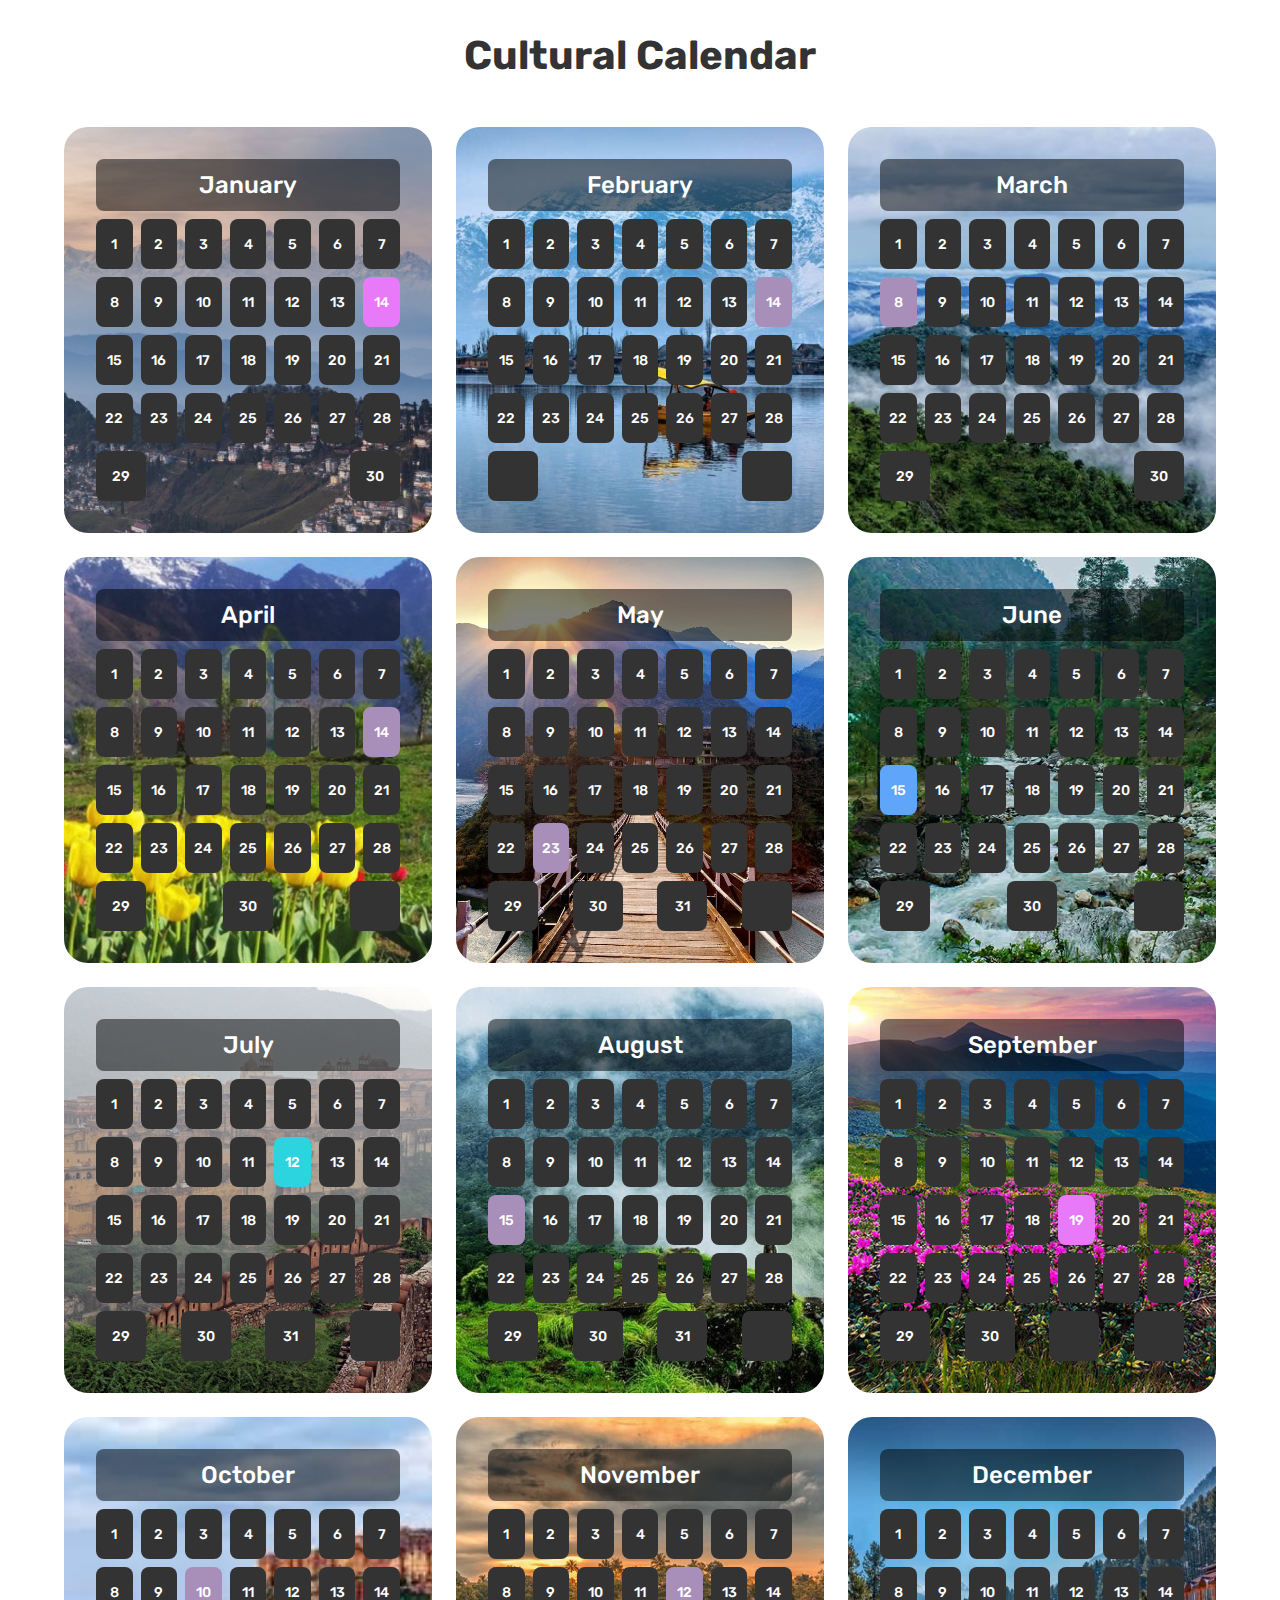
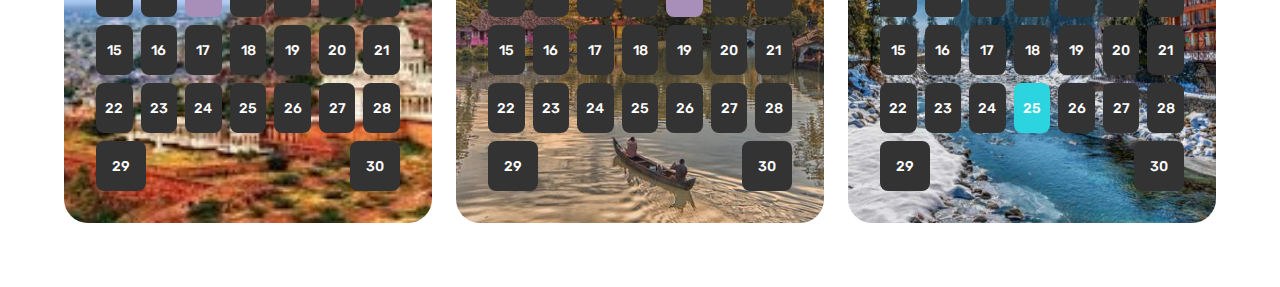
<file: new calendar/index1.html>
<html>
<head>
    <meta charset="UTF-8">
    <meta name="viewport" content="width=device-width, initial-scale=1.0">
    <link rel="stylesheet" href="style1.css">
    <title>Cultural Calendar</title>
</head>
<body>
    <div class="container">
        <header>
            <h1>Cultural Calendar</h1>
        </header>
    </div>
    <script src="https://cdnjs.cloudflare.com/ajax/libs/gsap/3.12.5/gsap.min.js"></script>
    <script type="module" src="./script.js"></script>
</body>
</html>
</file>
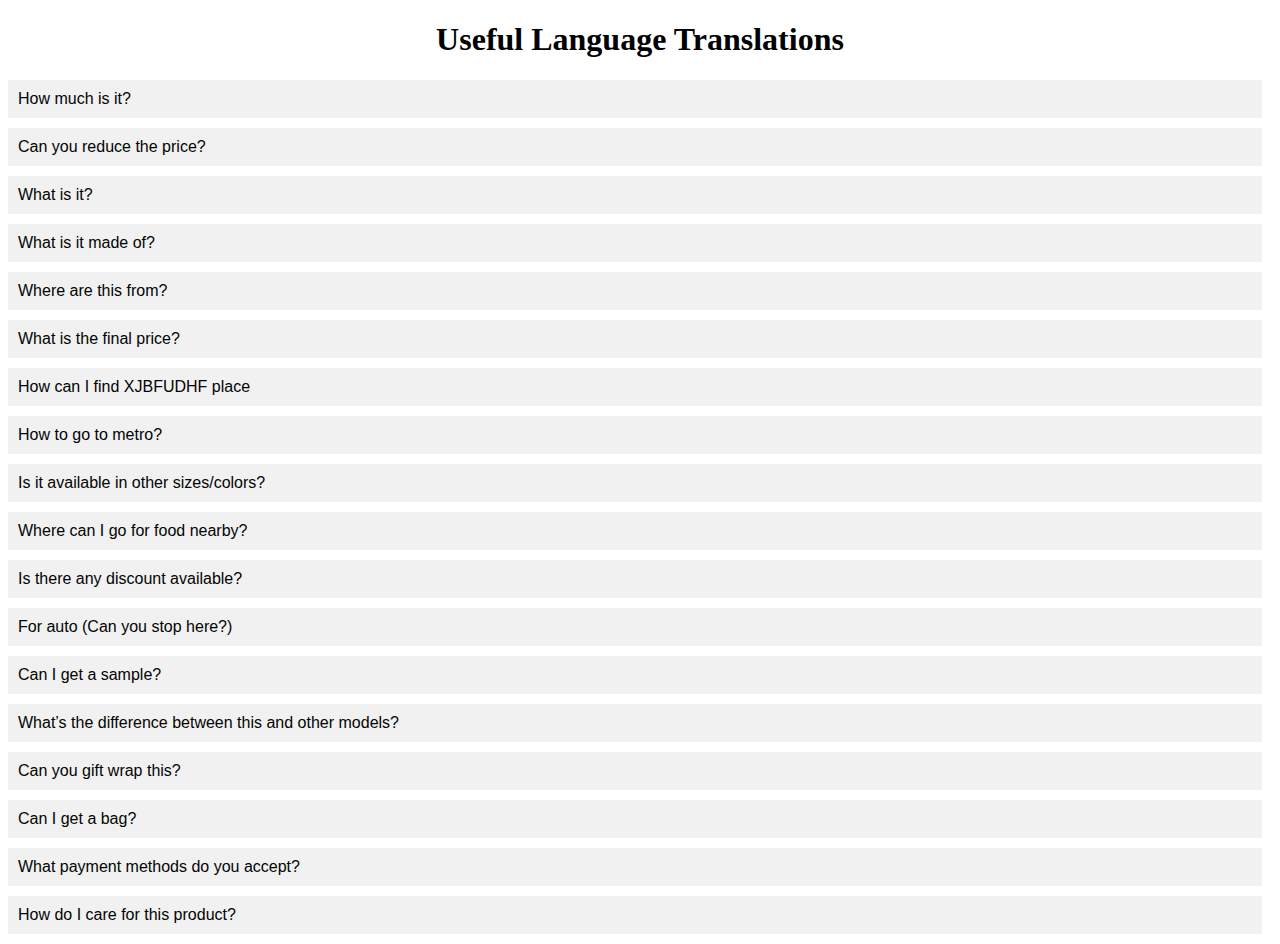
<file: virtualguide/local.html>
<!DOCTYPE html>
<html lang="en">
<head>
    <meta charset="UTF-8">
    <meta name="viewport" content="width=device-width, initial-scale=1.0">
    <title>Questions with Translations</title>
    <style>
        body {
            font-family: 'Times New Roman', Times, serif;
        }

        h1 {
            text-align: center;
        }

        .container {
            display: flex;
            margin-bottom: 10px;
        }

        .question {
            flex: 1;
            margin-right: 10px;
        }

        .content {
            flex: 2;
            display: none;
            padding-left: 10px;
        }

        button {
            width: 100%;
            padding: 10px;
            background-color: #f0f1f0;
            color: rgb(4, 4, 4);
            border: none;
            cursor: pointer;
            text-align: left;
            font-family: 'Trebuchet MS', 'Lucida Sans Unicode', 'Lucida Grande', 'Lucida Sans', Arial, sans-serif; /* Updated Font */
            font-size: 16px;
        }

        button:hover {
            background-color: #d3d5d3;
        }

        .content p {
            margin: 5px 0;
        }
    </style>
</head>
<body>

    <h1>Useful Language Translations</h1>

    <div class="container">
        <div class="question">
            <button onclick="toggleContent('content1')">How much is it?</button>
        </div>
        <div id="content1" class="content">
            <p><strong>(TELUGU)</strong> ఇది ఎంత? (Idhi entha?)</p>
            <p><strong>(HINDI)</strong> यह कितने का है? (Yeh kitne ka hai?)</p>
        </div>
    </div>

    <div class="container">
        <div class="question">
            <button onclick="toggleContent('content2')">Can you reduce the price?</button>
        </div>
        <div id="content2" class="content">
            <p><strong>(TELUGU)</strong> కొంచెం ధర తగ్గిస్తారా? (Konchem dhara thaggisthara?)</p>
            <p><strong>(HINDI)</strong> क्या आप कीमत कम कर सकते हैं? (Kya aap keemat kam kar sakte hain?)</p>
        </div>
    </div>

    <div class="container">
        <div class="question">
            <button onclick="toggleContent('content3')">What is it?</button>
        </div>
        <div id="content3" class="content">
            <p><strong>(TELUGU)</strong> ఇది ఏమిటి? (Idi emiti?)</p>
            <p><strong>(HINDI)</strong> यह क्या है? (Yeh kya hai?)</p>
        </div>
    </div>

    <div class="container">
        <div class="question">
            <button onclick="toggleContent('content4')">What is it made of?</button>
        </div>
        <div id="content4" class="content">
            <p><strong>(TELUGU)</strong> ఇది దేనితో చేసారు? (Idi denito chesaru?)</p>
            <p><strong>(HINDI)</strong> यह किस चीज़ से बना है? (Yeh kis cheez se bana hai?)</p>
        </div>
    </div>

    <div class="container">
        <div class="question">
            <button onclick="toggleContent('content5')">Where are this from?</button>
        </div>
        <div id="content5" class="content">
            <p><strong>(TELUGU)</strong> ఇది ఎక్కడి నుంచి వచ్చింది? (Idi ekkadi nunchi vachhindi?)</p>
            <p><strong>(HINDI)</strong> यह कहाँ से है? (Yeh kahaan se hai?)</p>
        </div>
    </div>

    <div class="container">
        <div class="question">
            <button onclick="toggleContent('content6')">What is the final price?</button>
        </div>
        <div id="content6" class="content">
            <p><strong>(TELUGU)</strong> ఫైనల్ రేటు ఎంత? (final rate entha?)</p>
            <p><strong>(HINDI)</strong> अंतिम कीमत क्या है? (Antim keemat kya hai?)</p>
        </div>
    </div>

     <div class="container">
        <div class="question">
            <button onclick="toggleContent('content7')">How can I find XJBFUDHF place</button>
        </div>
        <div id="content7" class="content">
            <p><strong>(TELUGU)</strong> XJBFUDHF ఎలా వెళ్ళాలి? (XJBFUDHF ela vellali?)</p>
            <p><strong>(HINDI)</strong> मैं XJBFUDHF कैसे जा सकता हूँ? (Main XJBFUDHF kaise jaa sakta hoon?)</p>
        </div>
    </div>

    <div class="container">
        <div class="question">
            <button onclick="toggleContent('content8')">How to go to metro?</button>
        </div>
        <div id="content8" class="content">
            <p><strong>(TELUGU)</strong> మెట్రోకి ఎలా వెళ్లాలి? (Metroki ela vellali?)</p>
            <p><strong>(HINDI)</strong> मेट्रो कैसे जाएं? (Metro kaise jaayein?)</p>
        </div>
    </div>

    <div class="container">
        <div class="question">
            <button onclick="toggleContent('content9')">Is it available in other sizes/colors?</button>
        </div>
        <div id="content9" class="content">
            <p><strong>(TELUGU)</strong> ఇంకా ఏమైనా సైజులు/రంగులు ఉన్నాయా? (Inka aemaina sizes/rangulu unnaya?)</p>
            <p><strong>(HINDI)</strong> क्या यह और आकार/रंग में मिल सकता है? (Kya yeh aur aakaar/rang mein mil saktha hai?)</p>
        </div>
    </div>

    <div class="container">
        <div class="question">
            <button onclick="toggleContent('content10')">Where can I go for food nearby?</button>
        </div>
        <div id="content10" class="content">
            <p><strong>(TELUGU)</strong> దగ్గర్లో తిండి ఎక్కడ దొరుకుతుంది? (Deggarló thindi ekkada dorukutadi?)</p>
            <p><strong>(HINDI)</strong> मैं आस-पास भोजन के लिए कहाँ जा सकता हूँ? (Main aas-paas bhojan ke liye kahaan ja sakata hoon?)</p>
        </div>
    </div>

    <div class="container">
        <div class="question">
            <button onclick="toggleContent('content11')">Is there any discount available?</button>
        </div>
        <div id="content11" class="content">
            <p><strong>(TELUGU)</strong> ఏమైనా తగ్గింపు/discount ఉందా? (Aemaina thaggimpu undaa?)</p>
            <p><strong>(HINDI)</strong> क्या कोई छूट/discount मिल सकता है? (Kya koi chhoot mil saktha hai?)</p>
        </div>
    </div>

    <div class="container">
        <div class="question">
            <button onclick="toggleContent('content12')">For auto (Can you stop here?)</button>
        </div>
        <div id="content12" class="content">
            <p><strong>(TELUGU)</strong> ఆటో (ఇక్కడ ఆగుతారా?) (Auto (Ikkada aguthara?))</p>
            <p><strong>(HINDI)</strong> ऑटो के लिए (क्या आप यहाँ रोक सकते हैं?) (Auto ke liye (kya aap yahaan rok sakte hain?))</p>
        </div>
    </div>

    <div class="container">
        <div class="question">
            <button onclick="toggleContent('content13')">Can I get a sample?</button>
        </div>
        <div id="content13" class="content">
            <p><strong>(TELUGU)</strong> నాకు ఒక శాంపిల్ ఇస్తారా? (Naaku oka sample isthara?)</p>
            <p><strong>(HINDI)</strong> क्या मुझे एक sample मिल सकता है? (Kya mujhe ek sample mil sakta hai?)</p>
        </div>
    </div>

    <div class="container">
        <div class="question">
            <button onclick="toggleContent('content14')">What’s the difference between this and other models?</button>
        </div>
        <div id="content14" class="content">
            <p><strong>(TELUGU)</strong> ఇది మరియు మిగతా మోడల్స్‌లో ఏం తేడా? (Idi mariyu migatha models-lo em teda?)</p>
            <p><strong>(HINDI)</strong> इसमें और दूसरे मॉडलों में क्या फरक है? (Ismein aur doosare maudlon mein kya pharak hai?)</p>
        </div>
    </div>

    <div class="container">
        <div class="question">
            <button onclick="toggleContent('content15')">Can you gift wrap this?</button>
        </div>
        <div id="content15" class="content">
            <p><strong>(TELUGU)</strong> దీన్ని గిఫ్ట్ ర్యాప్ చేస్తారా? (Deeni gift wrap chesthara?)</p>
            <p><strong>(HINDI)</strong> क्या आप इस तोहफ़ा को पैक कर सकते हैं? (Kya aap ise tohfa ko pack kar sakte hain?)</p>
        </div>
    </div>

    <div class="container">
        <div class="question">
            <button onclick="toggleContent('content16')">Can I get a bag?</button>
        </div>
        <div id="content16" class="content">
            <p><strong>(TELUGU)</strong> ఒక బ్యాగ్ ఇస్తారా? (Oka bag isthara?)</p>
            <p><strong>(HINDI)</strong> क्या मुझे एक बैग मिल सकता है? (Kya mujhe ek bag mil sakta hai?)</p>
        </div>
    </div>

    <div class="container">
        <div class="question">
            <button onclick="toggleContent('content17')">What payment methods do you accept?</button>
        </div>
        <div id="content17" class="content">
            <p><strong>(TELUGU)</strong> మీరు ఎటువంటి పేమెంట్ తీసుకుంటారు? (Meeru etuvanti payment teesukuntaru?)</p>
            <p><strong>(HINDI)</strong> आप कौन सा पेमेंट लेते हो? (Aap kaun sa payment lete ho?)</p>
        </div>
    </div>

    <div class="container">
        <div class="question">
            <button onclick="toggleContent('content18')">How do I care for this product?</button>
        </div>
        <div id="content18" class="content">
            <p><strong>(TELUGU)</strong> దీన్ని ఎలా చూసుకోవాలి? (Deeni ela choosukovali?)</p>
            <p><strong>(HINDI)</strong> इसका कैसे देखभाल कर सकते हैं? (Iska kaise dekhbhaal kar sakthe hain?)</p>
        </div>
    </div>

    <script>
        function toggleContent(contentId) {
            var content = document.getElementById(contentId);
            if (content.style.display === "none" || content.style.display === "") {
                content.style.display = "block";
            } else {
                content.style.display = "none";
            }
        }
    </script>

</body>
</html>
</file>
<file: new calendar/style1.css>
@import url('https://fonts.googleapis.com/css2?family=Rubik:wght@400;500&display=swap');

* {
    margin: 0;
    padding: 0;
    box-sizing: border-box;
}

html,
body {
    width: 100%;
    height: 100%;
    font-family: "Rubik", sans-serif;
    background-color: #fff; 
}

.container {
    width: 100%;
    padding: 2em;
}

header {
    text-align: center;
    margin-bottom: 1em;
}

header h1 {
    font-size: 2.5rem;
    color: #333;
}


.calendar {
    display: grid;
    grid-template-columns: repeat(auto-fit, minmax(360px, 1fr));
    grid-gap: 1.5em;
    padding: 2em;
}

.card {
    position: relative;
    width: 100%;
    height: auto;
    margin: 0 auto;
    padding: 2em;
    border-radius: 1.5rem;
    background-color: rgba(39, 39, 39, 0.8);
    overflow: hidden;
    display: flex;
    flex-direction: column;
    gap: 0.5em;
    color: #fff; 
}

.card-title {
    color: #fff;
    padding-top: 0.5em;
    padding-bottom: 0.5em;
    text-align: center;
    font-size: 1.5rem;
    font-weight: 500;
    background: rgba(0, 0, 0, 0.5); 
    border-radius: 0.5rem;
}



.row {
    display: flex;
    justify-content: space-between;
    gap: 0.5em;
}


@media (max-width: 900px) {
    .row {
        flex-wrap: wrap;
    }

    .card {
        padding: 1.5em;
    }
}


.pad {
    position: relative;
    width: 50px;
    height: 50px;
    border-radius: 0.5rem;
    background-color: #333333; 
    display: flex;
    justify-content: center;
    align-items: center;
    color: white;
    font-size: 14px;
    font-weight: 500;
    transition: background-color 0.3s ease, transform 0.2s ease;
}


.pad.active {
    pointer-events: all;
    cursor: pointer;
    
}

.pad.active:hover {
    background-color: #ff8c42;
    transform: scale(1.05);
}


.card-content {
    position: absolute;
    top: 0;
    left: 0;
    width: 100%;
    height: 100%;
    padding: 2em;
    color: #fff;
    overflow-y: auto;
    pointer-events: none;
    z-index: 2;
    opacity: 0;
    background: rgba(0, 0, 0, 0.7); 
    border-radius: 1.5rem;
}

.card-content .back-button {
    background: #ff8c42;
    border: none;
    padding: 0.5em 1em;
    border-radius: 0.3rem;
    cursor: pointer;
    margin-bottom: 1em;
    font-size: 1rem;
    color: #fff;
    transition: background 0.3s ease;
}

.card-content .back-button:hover {
    background: #e67e22;
}

.card-item.img img {
    width: 100%;
    height: auto;
    border-radius: 0.5rem;
}

.card-item.copy {
    margin-top: 1em;
}

.card-item.copy h1 {
    font-size: 1.5rem;
    margin-bottom: 0.5em;
}

.card-item.copy p {
    font-size: 1rem;
    line-height: 1.5;
}

.card-item.copy.link {
    margin-top: 1em;
}

.card-item.copy.link a {
    color: #5fa5f9;
    text-decoration: none;
    font-weight: 500;
    margin-right: 0.5em;
    transition: color 0.3s ease;
}

.card-item.copy.link a:hover {
    color: #e879f9;
}

.card-item.copy.link ion-icon {
    vertical-align: middle;
    font-size: 1.2rem;
}
</file>
